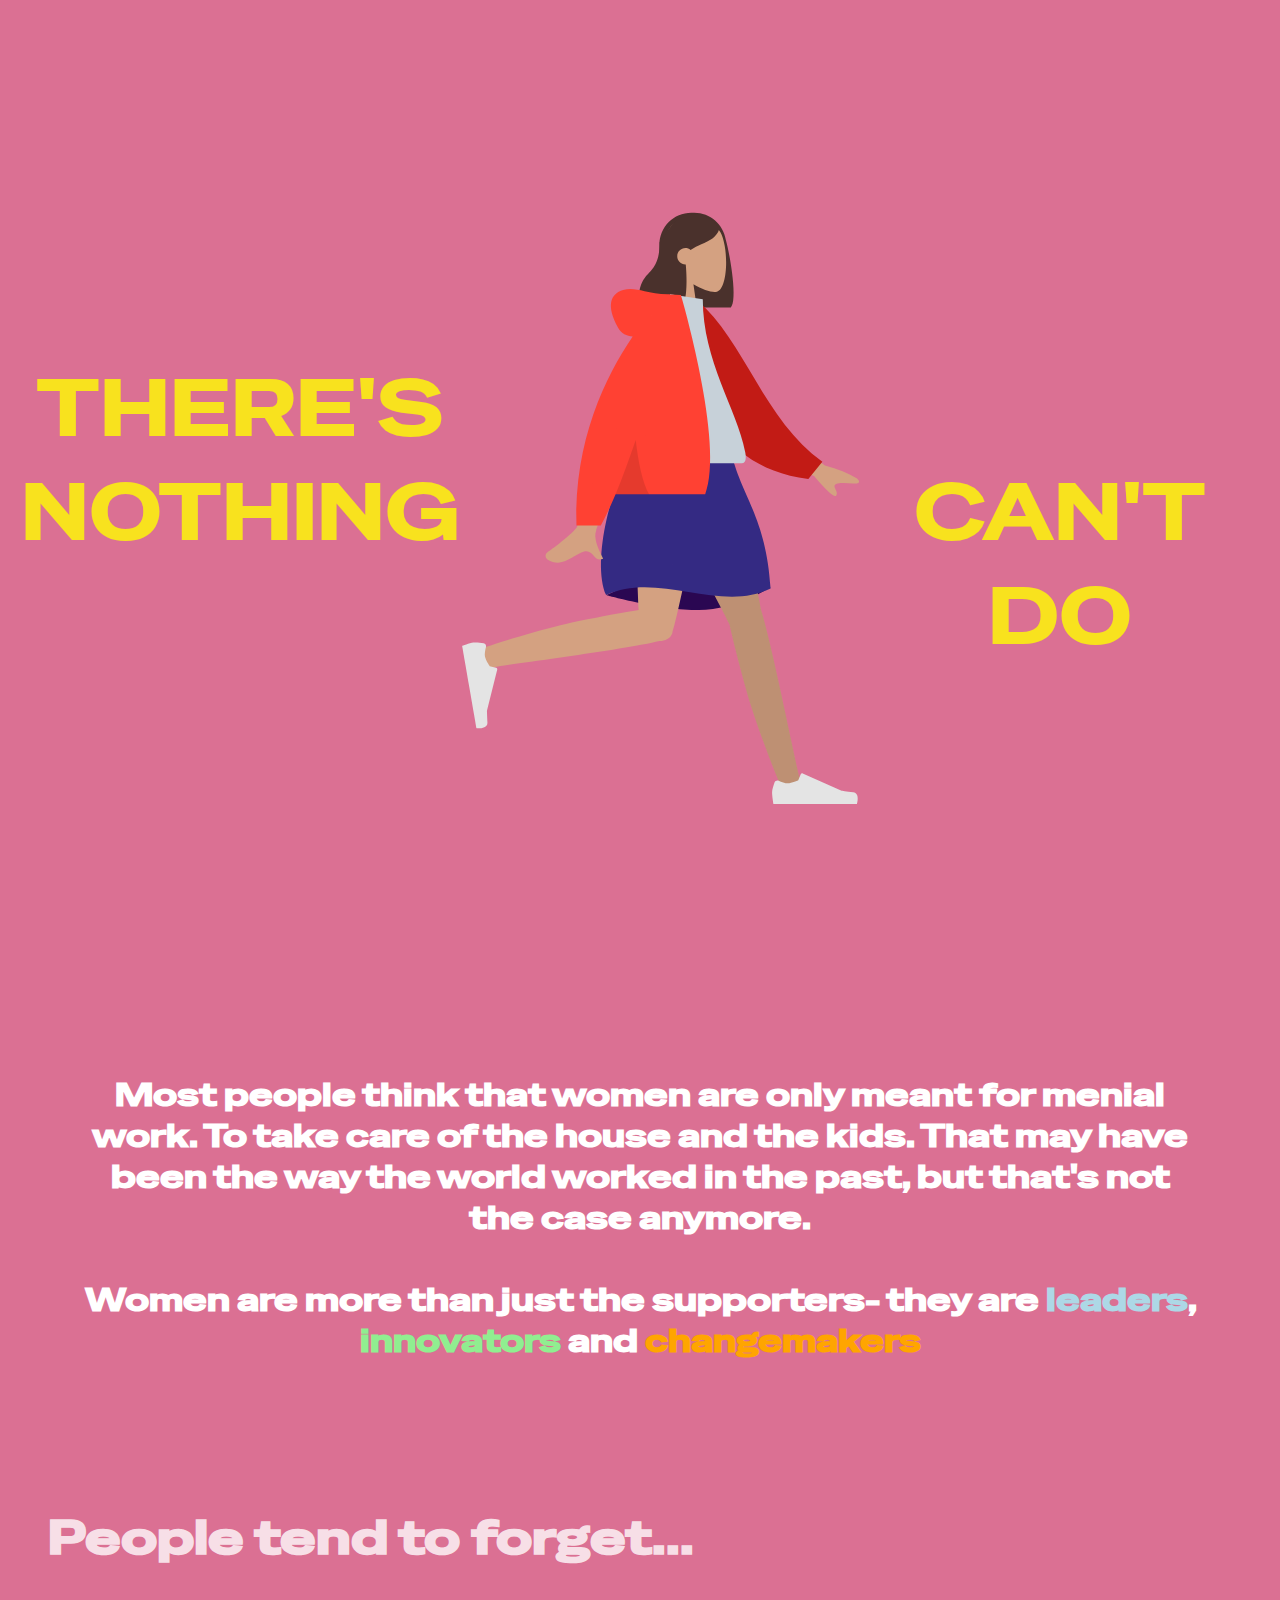
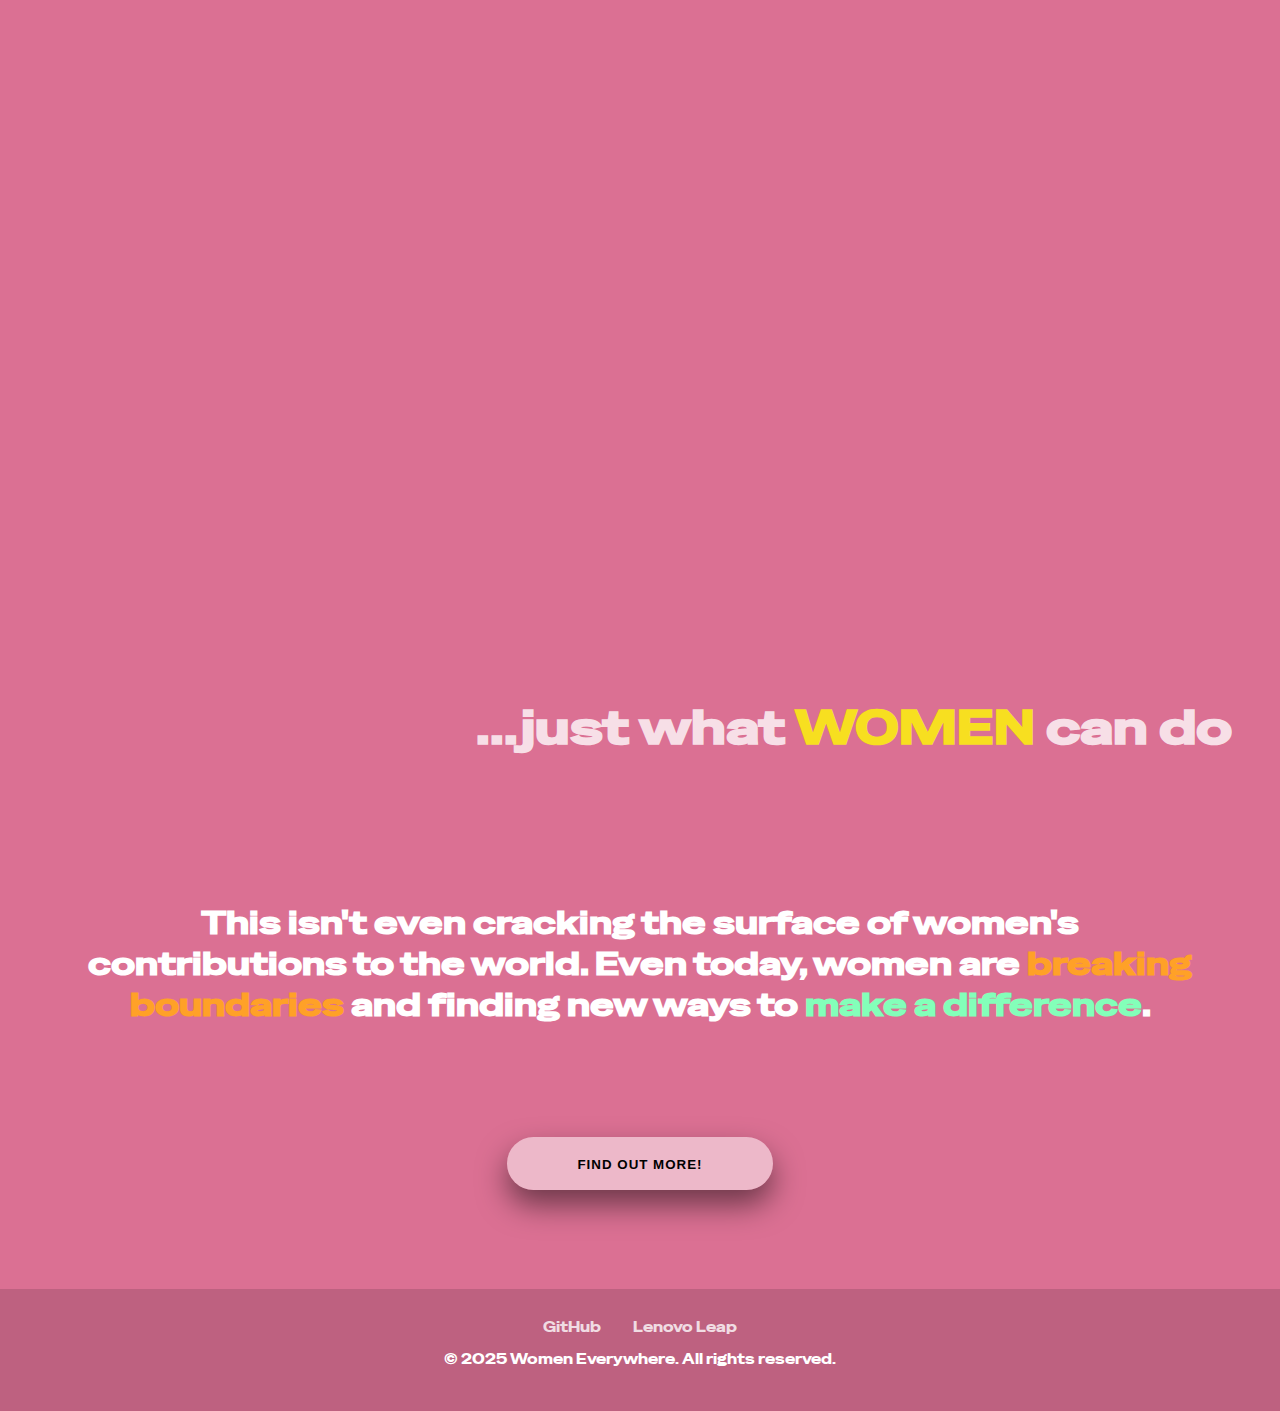
<file: index.html>
<!DOCTYPE html>
<html lang="en">
<head>
    <meta charset="UTF-8">
    <meta name="viewport" content="width=device-width, initial-scale=1.0">
    <title>Women Everywhere</title>
    <link rel="stylesheet" href="styles.css">
    <link rel="preconnect" href="https://fonts.googleapis.com">
    <link rel="preconnect" href="https://fonts.gstatic.com" crossorigin>
    <link href="https://fonts.googleapis.com/css2?family=Special+Gothic+Expanded+One&display=swap" rel="stylesheet">
</head>

<body>
    <nav id="navbar">
        <h3 onclick="window.location.href='support.html'">Check Stats!</h3>
        <h3 onclick="window.location.href='lead.html'">Find Out More!</h3>
    </nav>
    <div id="hero">
        <h1 id="left-hero">
            <span>THERE'S</span><br>
            <span>NOTHING</span><br>
            <span>THAT</span>
        </h1>
        <img src="img/canvas.png" />
        <h1 id="right-hero">
            <span>WOMEN</span><br>
            <span>CAN'T</span><br>
            <span>DO</span>
        </h1>
    </div>

    <div id="explanation">
        <h3>Most people think that women are only meant for menial work. To take care of the house and the kids.
            That may have been the way the world worked in the past, but that's not the case anymore.
            <br><br>Women are more than just the supporters- they are <span style="color:lightblue">leaders</span>, <span style="color:lightgreen">innovators</span> and <span style="color:orange">changemakers</span> </h3>
    </div>

    <h1 id="forget">People tend to forget...</h1>

    <div id="achievements">
        <div class="card">
            <img src="img/lovelace.png"/>
            <h3>Ada Lovelace invented the first computer</h3>
        </div>
        <div class="card">
            <img src="img/hamilton.png"/>
            <h3>Margaret Hamilton developed Apollo's flight sofrtware</h3>
        </div>
        <div class="card">
            <img src="img/curie.png"/>
            <h3>Marie Curie discovered radioactivity</h3>
        </div>
    </div>

    <h1 id="forget-not">...just what <span style="color: rgba(255, 255, 0, 0.795);">WOMEN</span> can do</h1>

    <div id="explanation">
        <h3> This isn't even cracking the surface of women's contributions to the world. Even today, women are <span style="color:rgb(255, 161, 39)">breaking boundaries</span>
            and finding new ways to <span style="color:rgb(131, 255, 185)">make a difference</span>.
        </h3>
    </div>

<button class="btn" onclick="window.location.href='lead.html'">
    <span class="btn-text-one">Find Out More!</span>
    <span class="btn-text-two">Cool Projects Await!</span>
</button>

<footer id="footer">
    <div class="footer-links">
        <a href="https://github.com/Arihasaheadache" target="_blank">GitHub</a>
        <a href="https://leapnextgenscholar.in/" target="_blank">Lenovo Leap</a>
    </div>
    <p>&copy; 2025 Women Everywhere. All rights reserved.</p>
</footer>


    <script src="script.js"></script>
</body>
</html>
</file>
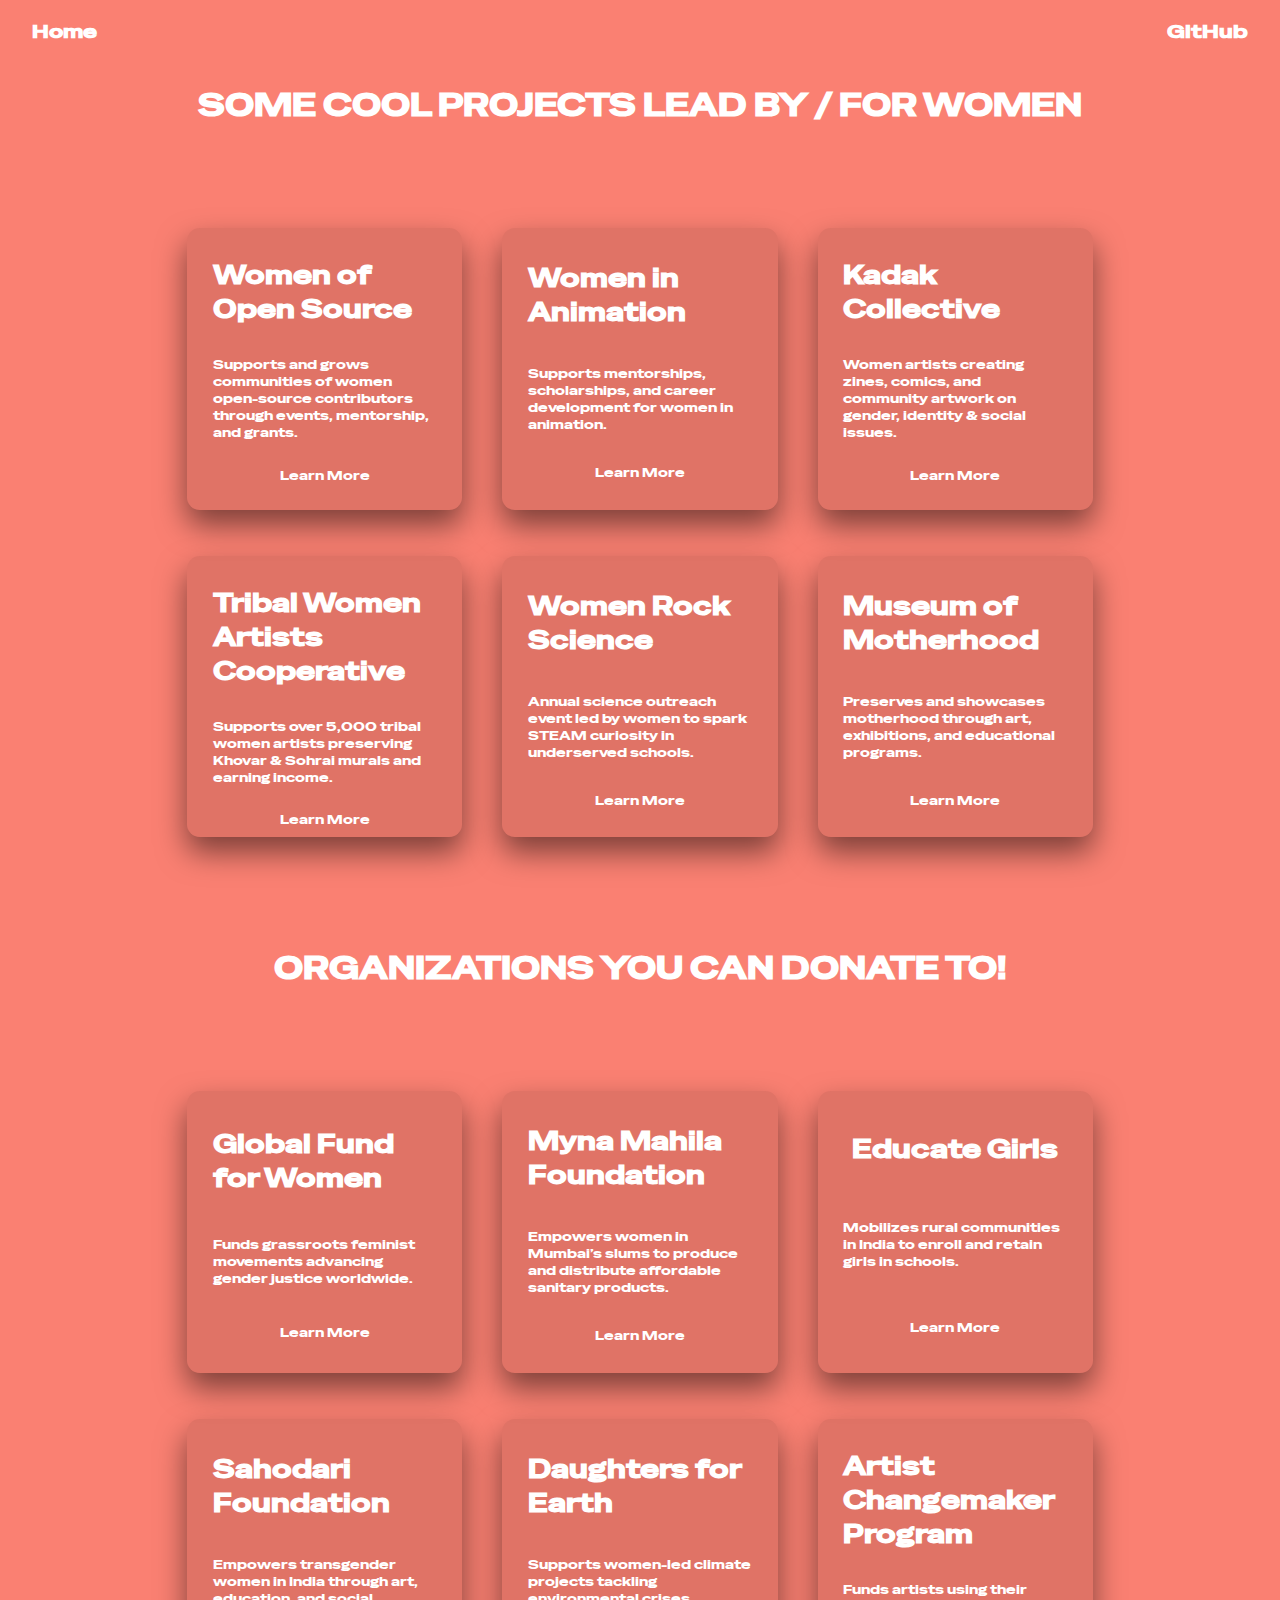
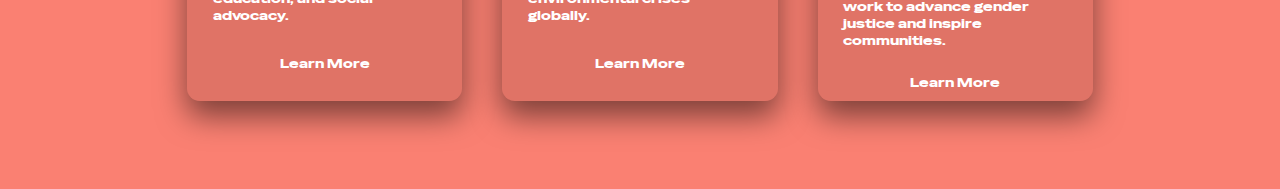
<file: lead.html>
<!DOCTYPE html>
<html lang="en">
<head>
    <meta charset="UTF-8">
    <meta name="viewport" content="width=device-width, initial-scale=1.0">
    <title>Women Everywhere</title>
    <link rel="stylesheet" href="lead.css">
    <link rel="preconnect" href="https://fonts.googleapis.com">
    <link rel="preconnect" href="https://fonts.gstatic.com" crossorigin>
    <link href="https://fonts.googleapis.com/css2?family=Special+Gothic+Expanded+One&display=swap" rel="stylesheet">
</head>
<body>
<nav id="navbar">
        <h3 onclick="window.location.href='index.html'">Home</h3>
        <h3 onclick="window.location.href='https://github.com/Arihasaheadache'">GitHub</h3>
    </nav>

    <h1 id="header">SOME COOL PROJECTS LEAD BY / FOR WOMEN</h1>

    <div id="achievements">
    <div class="card"> 
        <h1>Women of Open Source</h1>
        <p>Supports and grows communities of women open-source contributors through events, mentorship, and grants.</p>
        <p><a href="https://womenofopensource.org/support/" target="_blank">Learn More</a></p>
    </div>
    <div class="card"> 
        <h1>Women in Animation</h1>
        <p>Supports mentorships, scholarships, and career development for women in animation.</p>
        <p><a href="https://wearewia.org/donate/" target="_blank">Learn More</a></p>
    </div>
    <div class="card"> 
        <h1>Kadak Collective</h1>
        <p>Women artists creating zines, comics, and community artwork on gender, identity & social issues.</p>
        <p><a href="https://en.wikipedia.org/wiki/Kadak_Collective" target="_blank">Learn More</a></p>
    </div>
    <div class="card"> 
        <h1>Tribal Women Artists Cooperative</h1>
        <p>Supports over 5,000 tribal women artists preserving Khovar & Sohrai murals and earning income.</p>
        <p><a href="https://en.wikipedia.org/wiki/Tribal_Women_Artists_Cooperative" target="_blank">Learn More</a></p>
    </div>
    <div class="card"> 
        <h1>Women Rock Science</h1>
        <p>Annual science outreach event led by women to spark STEAM curiosity in underserved schools.</p>
        <p><a href="https://science.cranbrook.edu/women-rock-science" target="_blank">Learn More</a></p>
    </div>
    <div class="card"> 
        <h1>Museum of Motherhood</h1>
        <p>Preserves and showcases motherhood through art, exhibitions, and educational programs.</p>
        <p><a href="https://mommuseum.org/donations/" target="_blank">Learn More</a></p>
    </div>
</div>


    <h1 id="header">ORGANIZATIONS YOU CAN DONATE TO!</h1>

    <div id="achievements">
    <div class="card"> 
        <h1>Global Fund for Women</h1>
        <p>Funds grassroots feminist movements advancing gender justice worldwide.</p>
        <p><a href="https://www.globalfundforwomen.org" target="_blank">Learn More</a></p>
    </div>
    <div class="card"> 
        <h1>Myna Mahila Foundation</h1>
        <p>Empowers women in Mumbai’s slums to produce and distribute affordable sanitary products.</p>
        <p><a href="https://www.mynamahila.com" target="_blank">Learn More</a></p>
    </div>
    <div class="card"> 
        <h1>Educate Girls</h1>
        <p>Mobilizes rural communities in India to enroll and retain girls in schools.</p>
        <p><a href="http://www.educategirls.ngo" target="_blank">Learn More</a></p>
    </div>
    <div class="card"> 
        <h1>Sahodari Foundation</h1>
        <p>Empowers transgender women in India through art, education, and social advocacy.</p>
        <p><a href="https://sahodarifoundation.org" target="_blank">Learn More</a></p>
    </div>
    <div class="card"> 
        <h1>Daughters for Earth</h1>
        <p>Supports women-led climate projects tackling environmental crises globally.</p>
        <p><a href="https://daughtersforearth.org/donate" target="_blank">Learn More</a></p>
    </div>
    <div class="card"> 
        <h1>Artist Changemaker Program</h1>
        <p>Funds artists using their work to advance gender justice and inspire communities.</p>
        <p><a href="https://www.globalfundforwomen.org/what-we-do/voice/campaigns/artist-changemaker-program/" target="_blank">Learn More</a></p>
    </div>
</div>

</body>
</html>
</file>
<file: styles.css>
body{
    font-family: 'Special Gothic Expanded One', sans-serif;
    padding:0;
    margin:0;
    color: white;
    background: palevioletred;
    user-select: none;
    display: flex;
    flex-direction: column;
    height: 100%;
}

nav{
    display: flex;
    opacity: 0;
    color: white;
    flex-direction: row;
    justify-content: space-between;
    padding:  0em 2em;
    margin: 0;
    transition: opacity 0.5s linear;
}

nav h3:hover{
    cursor: pointer;
    color:rgba(255, 255, 0, 0.795);
}

#hero{
    display:flex;
    flex-direction: row;
    justify-content: center;
    align-items: center;
    height: 100vh;
    width: 100vw;
}

#hero h1{
    color: rgba(255, 255, 0, 0.795);
    font-weight: 500;
    font-size: 5em;
    text-align: center;
}

#left-hero span, #right-hero span {
  opacity: 0;
  transition: opacity 0.5s ease;
  display: inline-block;
}

#explanation{
    display: flex;
    flex-direction: column;
    justify-content: center;
    align-items: center;
    text-align: center;
    margin: 5em 0em;
    padding: 0 5em;
}

#explanation h3 {
    color: white;
    font-size: 2em;
}

#forget {
    color: rgba(255, 255, 255, 0.8);
    font-weight: 700;
    margin-left: 1em;
    font-size: 3em;
    padding: 0;
}

#forget-not {
    color: rgba(255, 255, 255, 0.8);
    font-weight: 700;
    text-align: end;
    margin-right: 1em;
    font-size: 3em;
    padding: 0;
}

#achievements {
    display: flex;
    flex-direction: row;
    justify-content: space-around;
    gap: 2em;
    align-items: center;
    margin: 5em 0em;
    padding: 0 5em;
}

.card {
    height: 20em;
    opacity: 0;
    transition: opacity 0.5s ease;
    width: 30%;
    background-color: rgba(0,0,0,0.1);
    box-shadow: 0 15px 30px rgba(0, 0, 0, 0.5);
    border-radius: 1em;
    display: flex;
    flex-direction: column;
    justify-content: space-around;
    align-items:center;
    padding: 1em 2em;
    color: white;
    font-size: 1.4em;
    margin-bottom: 0.5em;
}

.card.visible {
    opacity: 1;
}

.card img {
    height: 10em;
    width: 10em;
}

.btn {
  width: 20em;
  height: 4em;
  background: rgba(255, 255, 255, 0.5);
  color: black;
  border-radius: 50px;
  border: none;
  outline: none;
  cursor: pointer;
  position: relative;
  box-shadow: 0 15px 30px rgba(0, 0, 0, 0.5);
  overflow: hidden;
  margin-bottom: 2em;
  align-self: center;
}

.btn:hover {
    background: black;
  color:  rgba(255, 255, 0, 0.795);
}

.btn span {
  font-size: 1em;
  font-weight: 700;
  text-transform: uppercase;
  letter-spacing: 1px;
  transition: top 0.5s;
}

.btn-text-one {
  position: absolute;
  width: 100%;
  top: 50%;
  left: 0;
  transform: translateY(-50%);
}

.btn-text-two {
  position: absolute;
  width: 100%;
  top: 150%;
  left: 0;
  transform: translateY(-50%);
}

.btn:hover .btn-text-one {
  top: -100%;
}

.btn:hover .btn-text-two {
  top: 50%;
}

#footer {
    background-color: #00000021;
    color: #fff;
    text-align: center;
    padding: 2em 1em;
    margin-top: 5em;
    font-size: 0.9em;
}

.footer-links {
    margin-bottom: 1em;
}

.footer-links a {
    color: rgba(255, 255, 255, 0.8);
    margin: 0 1em;
    text-decoration: none;
    transition: color 0.3s ease;
}

.footer-links a:hover {
    color: rgba(255, 255, 0, 0.795);
}


@media screen and (max-width: 800px) {
    nav{
        padding: 0em 0.5em;
        font-size: 0.8em;
        justify-content: space-between;
    }

    #hero{
        flex-direction: column;
    }

    #hero h1 {
        font-size: 3em;
    }

    #hero img {
        height: 30vh;
    }

    #explanation {
        margin: 3em 0;
        padding: 0 1em;
    }

    #explanation h3 {
        font-size: 1.3em;
    }

    #achievements {
        flex-direction: column;
    }

    #forget, #forget-not {
        font-size: 2em;
    }

    .card {
        width: 80%;
        margin-bottom: 1em;
    }
}
</file>
<file: lead.css>
body{
    font-family: 'Special Gothic Expanded One', sans-serif;
    padding:0;
    margin:0;
    color: white;
    background:salmon;
    user-select: none;
    display: flex;
    flex-direction: column;
    height: 100%;
}

nav{
    display: flex;
    color: white;
    flex-direction: row;
    justify-content: space-between;
    padding:  0em 2em;
    margin: 0;
}

nav h3:hover{
    cursor: pointer;
    color:rgba(255, 255, 0, 0.795);
}

#header {
    text-align: center;
}

#achievements {
    display: flex;
    flex-direction: row;
    flex-wrap: wrap;
    gap: 2.5em;
    justify-content: center;
    align-items: center;
    margin: 5em 0em;
    padding: 0.1em 5em;
}

.card {
    height: 20em;
    width: 20%;
    background-color: rgba(0,0,0,0.1);
    box-shadow: 0 15px 30px rgba(0, 0, 0, 0.5);
    border-radius: 1em;
    display: flex;
    flex-direction: column;
    justify-content: space-around;
    align-items:center;
    padding: 1em 2em;
    color: white;
    font-size: 0.8em;
    margin-bottom: 0.5em;
}

a {
    text-decoration: none;
    color: white;
}

a:hover {
    color: rgba(255, 255, 0, 0.795);
    cursor: pointer;
}

@media screen and (max-width: 800px) {

    nav{
        padding: 0em 0.5em;
        font-size: 0.8em;
        justify-content: space-between;
    }

    #header {
        font-size: 1.5em;
    }
        #achievements {
        flex-direction: column;
    }

    .card {
        width: 85%;
        margin-bottom: 1em;
    }
}
</file>
